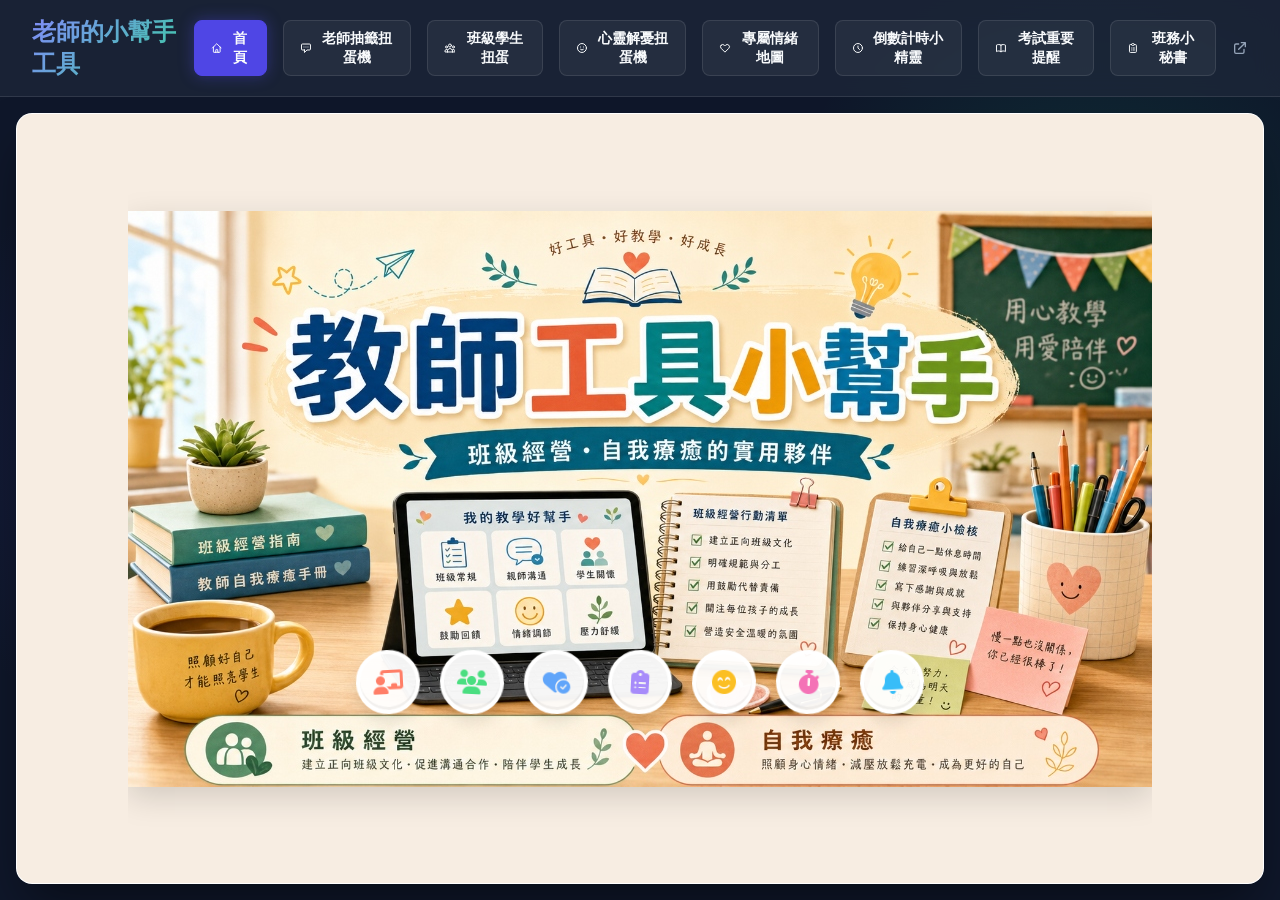
<file: index.html>
<!DOCTYPE html>
<html lang="zh-TW">
<head>
    <meta charset="UTF-8">
    <meta name="viewport" content="width=device-width, initial-scale=1.0">
    <title>小工具整合入口</title>
    <link href="https://fonts.googleapis.com/css2?family=Inter:wght@400;600&display=swap" rel="stylesheet">
    <style>
        :root {
            --primary: #4F46E5;
            --primary-hover: #4338CA;
            --bg-color: #0F172A;
            --glass-bg: rgba(30, 41, 59, 0.7);
            --glass-border: rgba(255, 255, 255, 0.1);
            --text-main: #F8FAFC;
            --text-muted: #94A3B8;
        }

        body {
            margin: 0;
            padding: 0;
            font-family: 'Inter', sans-serif;
            background: var(--bg-color);
            background-image: 
                radial-gradient(circle at 15% 50%, rgba(79, 70, 229, 0.15), transparent 25%),
                radial-gradient(circle at 85% 30%, rgba(16, 185, 129, 0.15), transparent 25%);
            color: var(--text-main);
            height: 100vh;
            display: flex;
            flex-direction: column;
            overflow: hidden;
        }

        header {
            background: var(--glass-bg);
            backdrop-filter: blur(12px);
            -webkit-backdrop-filter: blur(12px);
            border-bottom: 1px solid var(--glass-border);
            padding: 1rem 2rem;
            display: flex;
            justify-content: space-between;
            align-items: center;
            z-index: 10;
        }

        .logo {
            font-size: 1.5rem;
            font-weight: 600;
            background: linear-gradient(135deg, #818CF8, #34D399);
            -webkit-background-clip: text;
            -webkit-text-fill-color: transparent;
        }

        .controls {
            display: flex;
            gap: 1rem;
            align-items: center;
        }

        button {
            background: rgba(255, 255, 255, 0.05);
            border: 1px solid var(--glass-border);
            color: var(--text-main);
            padding: 0.5rem 1rem;
            border-radius: 0.5rem;
            font-size: 0.9rem;
            font-weight: 600;
            cursor: pointer;
            transition: all 0.2s ease;
            display: flex;
            align-items: center;
            gap: 0.5rem;
        }

        button:hover {
            background: rgba(255, 255, 255, 0.1);
            transform: translateY(-1px);
        }

        button.active {
            background: var(--primary);
            border-color: var(--primary);
            box-shadow: 0 0 15px rgba(79, 70, 229, 0.4);
        }

        .external-link {
            background: transparent;
            border: none;
            color: var(--text-muted);
            text-decoration: none;
            font-size: 0.9rem;
            display: flex;
            align-items: center;
            gap: 0.4rem;
            transition: color 0.2s;
        }

        .external-link:hover {
            color: var(--text-main);
        }

        .iframe-container {
            flex: 1;
            position: relative;
            background: #ffffff; /* Default white background for iframes */
            margin: 1rem;
            border-radius: 1rem;
            overflow: hidden;
            border: 1px solid var(--glass-border);
            box-shadow: 0 25px 50px -12px rgba(0, 0, 0, 0.5);
        }

        iframe {
            width: 100%;
            height: 100%;
            border: none;
            background: transparent;
        }

        .loader {
            position: absolute;
            top: 50%;
            left: 50%;
            transform: translate(-50%, -50%);
            display: flex;
            flex-direction: column;
            align-items: center;
            gap: 1rem;
            color: var(--text-muted);
            pointer-events: none;
        }

        .spinner {
            width: 40px;
            height: 40px;
            border: 3px solid rgba(79, 70, 229, 0.3);
            border-radius: 50%;
            border-top-color: var(--primary);
            animation: spin 1s ease-in-out infinite;
        }

        .error-message {
            display: none;
            position: absolute;
            top: 50%;
            left: 50%;
            transform: translate(-50%, -50%);
            background: var(--glass-bg);
            backdrop-filter: blur(8px);
            padding: 2rem;
            border-radius: 1rem;
            border: 1px solid rgba(239, 68, 68, 0.3);
            text-align: center;
            color: #fff;
            max-width: 400px;
        }

        .error-message h3 {
            color: #FCA5A5;
            margin-top: 0;
        }

        .error-message p {
            color: var(--text-muted);
            font-size: 0.9rem;
            margin-bottom: 1.5rem;
        }

        .error-message a {
            display: inline-block;
            background: var(--primary);
            color: white;
            text-decoration: none;
            padding: 0.6rem 1.2rem;
            border-radius: 0.5rem;
            font-weight: 600;
            transition: background 0.2s;
        }

        .error-message a:hover {
            background: var(--primary-hover);
        }

        @keyframes spin {
            to { transform: rotate(360deg); }
        }

        @media (max-width: 640px) {
            header {
                flex-direction: column;
                gap: 1rem;
            }
            .iframe-container {
                margin: 0;
                border-radius: 0;
                border-left: none;
                border-right: none;
                border-bottom: none;
            }
        }
    </style>
</head>
<body>

    <header>
        <div class="logo">老師的小幫手工具</div>
        <div class="controls">
            <button id="btn-0" onclick="loadUrl('home.html', 0)">
                <svg width="16" height="16" fill="none" stroke="currentColor" viewBox="0 0 24 24"><path stroke-linecap="round" stroke-linejoin="round" stroke-width="2" d="M3 12l2-2m0 0l7-7 7 7M5 10v10a1 1 0 001 1h3m10-11l2 2m-2-2v10a1 1 0 01-1 1h-3m-6 0a1 1 0 001-1v-4a1 1 0 011-1h2a1 1 0 011 1v4a1 1 0 001 1m-6 0h6"></path></svg>
                首頁
            </button>
            <button id="btn-1" onclick="loadUrl('gacha.html', 1)">
                <svg width="16" height="16" fill="none" stroke="currentColor" viewBox="0 0 24 24"><path stroke-linecap="round" stroke-linejoin="round" stroke-width="2" d="M8 10h.01M12 10h.01M16 10h.01M9 16H5a2 2 0 01-2-2V6a2 2 0 012-2h14a2 2 0 012 2v8a2 2 0 01-2 2h-5l-5 5v-5z"></path></svg>
                老師抽籤扭蛋機
            </button>
            <button id="btn-4" onclick="loadUrl('class-gacha.html', 4)">
                <svg width="16" height="16" fill="none" stroke="currentColor" viewBox="0 0 24 24"><path stroke-linecap="round" stroke-linejoin="round" stroke-width="2" d="M17 20h5v-2a3 3 0 00-5.356-1.857M17 20H7m10 0v-2c0-.656-.126-1.283-.356-1.857M7 20H2v-2a3 3 0 015.356-1.857M7 20v-2c0-.656.126-1.283.356-1.857m0 0a5.002 5.002 0 019.288 0M15 7a3 3 0 11-6 0 3 3 0 016 0zm6 3a2 2 0 11-4 0 2 2 0 014 0zM7 10a2 2 0 11-4 0 2 2 0 014 0z"></path></svg>
                班級學生扭蛋
            </button>
            <button id="btn-3" onclick="loadUrl('healing-gacha.html', 3)">
                <svg width="16" height="16" fill="none" stroke="currentColor" viewBox="0 0 24 24"><path stroke-linecap="round" stroke-linejoin="round" stroke-width="2" d="M14.828 14.828a4 4 0 01-5.656 0M9 10h.01M15 10h.01M21 12a9 9 0 11-18 0 9 9 0 0118 0z"></path></svg>
                心靈解憂扭蛋機
            </button>
            <button id="btn-5" onclick="loadUrl('emotion-index.html', 5)">
                <svg width="16" height="16" fill="none" stroke="currentColor" viewBox="0 0 24 24"><path stroke-linecap="round" stroke-linejoin="round" stroke-width="2" d="M4.318 6.318a4.5 4.5 0 000 6.364L12 20.364l7.682-7.682a4.5 4.5 0 00-6.364-6.364L12 7.636l-1.318-1.318a4.5 4.5 0 00-6.364 0z"></path></svg>
                專屬情緒地圖
            </button>
            <button id="btn-2" onclick="loadUrl('clock.html', 2)">
                <svg width="16" height="16" fill="none" stroke="currentColor" viewBox="0 0 24 24"><path stroke-linecap="round" stroke-linejoin="round" stroke-width="2" d="M12 8v4l3 3m6-3a9 9 0 11-18 0 9 9 0 0118 0z"></path></svg>
                倒數計時小精靈
            </button>
            <button id="btn-6" onclick="loadUrl('exam-timer.html', 6)">
                <svg width="16" height="16" fill="none" stroke="currentColor" viewBox="0 0 24 24"><path stroke-linecap="round" stroke-linejoin="round" stroke-width="2" d="M12 6.253v13m0-13C10.832 5.477 9.246 5 7.5 5S4.168 5.477 3 6.253v13C4.168 18.477 5.754 18 7.5 18s3.332.477 4.5 1.253m0-13C13.168 5.477 14.754 5 16.5 5c1.747 0 3.332.477 4.5 1.253v13C19.832 18.477 18.247 18 16.5 18c-1.746 0-3.332.477-4.5 1.253"></path></svg>
                考試重要提醒
            </button>
            <button id="btn-7" onclick="loadUrl('class-assistant.html', 7)">
                <svg width="16" height="16" fill="none" stroke="currentColor" viewBox="0 0 24 24"><path stroke-linecap="round" stroke-linejoin="round" stroke-width="2" d="M9 5H7a2 2 0 00-2 2v12a2 2 0 002 2h10a2 2 0 002-2V7a2 2 0 00-2-2h-2M9 5a2 2 0 002 2h2a2 2 0 002-2M9 5a2 2 0 012-2h2a2 2 0 012 2m-3 7h3m-3 4h3m-6-4h.01M9 16h.01"></path></svg>
                班務小秘書
            </button>
            <a id="ext-link" href="#" target="_blank" class="external-link" title="在新視窗開啟">
                <svg width="16" height="16" fill="none" stroke="currentColor" viewBox="0 0 24 24"><path stroke-linecap="round" stroke-linejoin="round" stroke-width="2" d="M10 6H6a2 2 0 00-2 2v10a2 2 0 002 2h10a2 2 0 002-2v-4M14 4h6m0 0v6m0-6L10 14"></path></svg>
            </a>
        </div>
    </header>

    <div class="iframe-container">
        <div class="loader" id="loader">
            <div class="spinner"></div>
            <span>載入中...</span>
        </div>
        
        <div class="error-message" id="error-msg">
            <h3>無法在框架中顯示</h3>
            <p>這個網站 (Gemini) 具有安全限制，不允許被嵌入至其他網頁中。<br>請點擊下方按鈕在新視窗中開啟瀏覽。</p>
            <a id="error-ext-link" href="#" target="_blank">在新視窗開啟</a>
        </div>

        <iframe id="main-frame" onload="frameLoaded()" onerror="frameError()"></iframe>
    </div>

    <script>
        const iframe = document.getElementById('main-frame');
        const loader = document.getElementById('loader');
        const extLink = document.getElementById('ext-link');
        const errorMsg = document.getElementById('error-msg');
        const errorExtLink = document.getElementById('error-ext-link');

        // Initial load
        window.onload = () => {
            document.getElementById('btn-0').click(); // Load the home cover by default
        };

        function loadUrl(url, btnIndex) {
            // Update active button state
            document.querySelectorAll('.controls button').forEach(btn => btn.classList.remove('active'));
            if(btnIndex !== null) {
                const activeBtn = document.getElementById('btn-' + btnIndex);
                if(activeBtn) activeBtn.classList.add('active');
            }

            // Set links
            extLink.href = url;
            errorExtLink.href = url;

            // Reset UI
            loader.style.display = 'flex';
            errorMsg.style.display = 'none';
            iframe.style.opacity = '0';

            // Cache buster for development updates
            const cacheBustedUrl = url + (url.includes('?') ? '&' : '?') + 't=' + new Date().getTime();
            iframe.src = cacheBustedUrl;
        }

        function frameLoaded() {
            if(iframe.src && iframe.src !== 'about:blank' && iframe.src !== window.location.href) {
                loader.style.display = 'none';
                iframe.style.opacity = '1';
                errorMsg.style.display = 'none';
            }
        }

        function frameError() {
            loader.style.display = 'none';
            errorMsg.style.display = 'block';
        }
    </script>
</body>
</html>
</file>
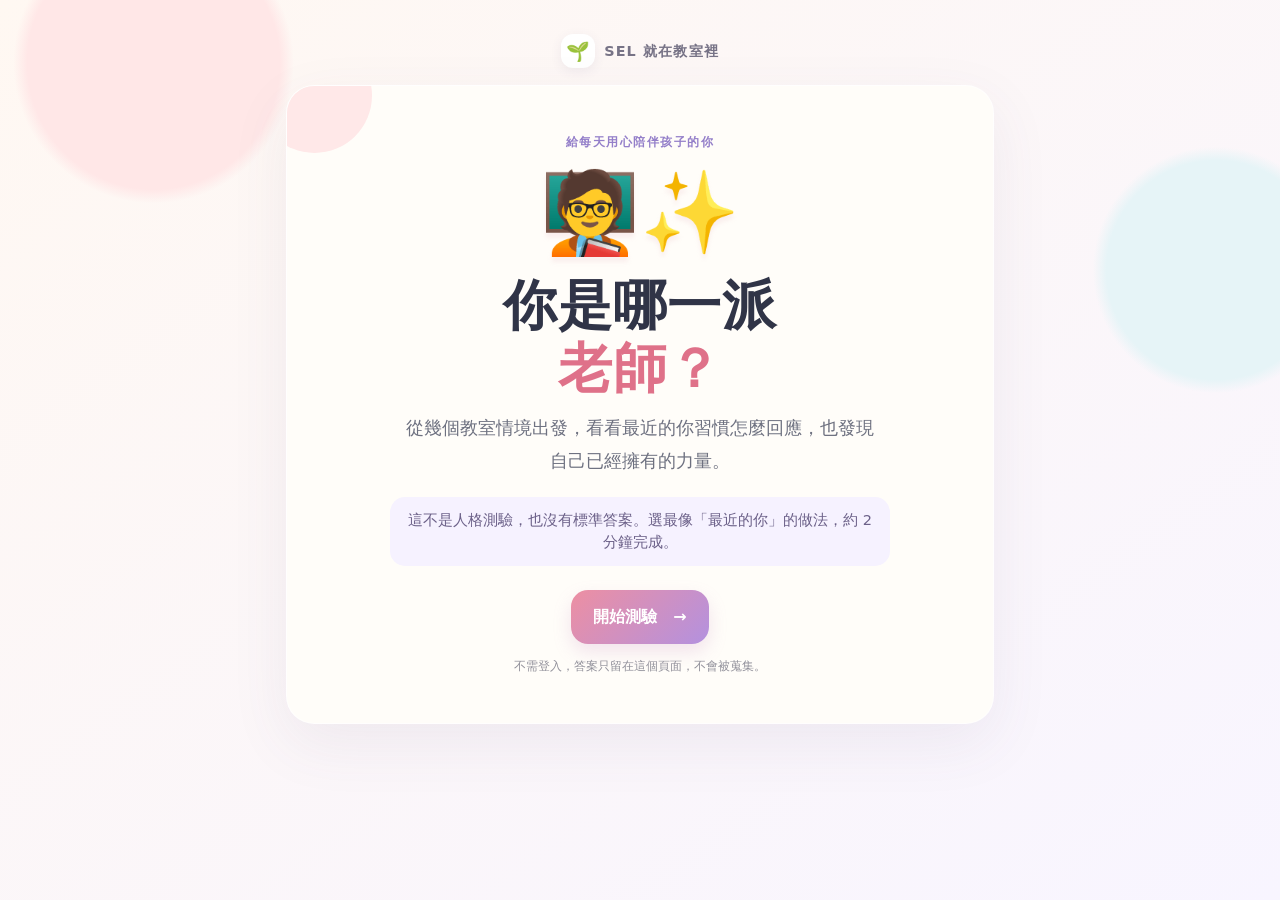
<file: sel-teacher-quiz/index.html>
<!doctype html>
<html lang="zh-Hant">
<head>
  <meta charset="utf-8">
  <meta name="viewport" content="width=device-width, initial-scale=1, viewport-fit=cover">
  <meta name="theme-color" content="#fff8f2">
  <meta name="description" content="用幾個教室情境，看看最近的你是哪一派老師。">
  <title>你是哪一派老師？｜SEL 小測驗</title>
  <style>
    :root{color-scheme:light;--ink:#303447;--muted:#6e7180;--pink:#f29aa8;--purple:#9b8bd6;--blue:#79b9d5;--yellow:#f3c76c;--paper:#fffdf9;--line:#ece8e2}
    *{box-sizing:border-box} body{margin:0;min-height:100vh;background:radial-gradient(circle at 12% 7%,#ffe7e7 0 9%,transparent 10%),radial-gradient(circle at 95% 30%,#e6f4f7 0 8%,transparent 9%),linear-gradient(145deg,#fff8f2,#f8f5ff);color:var(--ink);font-family:system-ui,-apple-system,"Segoe UI","Noto Sans TC",sans-serif}
    button{font:inherit} .shell{width:min(100%,740px);margin:auto;padding:clamp(16px,4vw,34px) 16px 40px}.brand{display:flex;align-items:center;justify-content:center;gap:9px;margin:0 auto 17px;color:#777386;font-size:.9rem;font-weight:750;letter-spacing:.08em}.brand-mark{display:grid;place-items:center;width:34px;height:34px;border-radius:12px;background:#fff;box-shadow:0 3px 12px #55467a15;font-size:19px}
    .card{background:var(--paper);border:1px solid #ffffffc9;border-radius:28px;box-shadow:0 20px 60px #55507114;padding:clamp(22px,6vw,48px);overflow:hidden;position:relative}.card:before{content:"";position:absolute;left:-30px;top:-48px;width:115px;height:115px;border-radius:50%;background:#ffe8e8;z-index:0}.card>*{position:relative}.eyebrow{color:#947fc9;font-weight:800;font-size:.78rem;letter-spacing:.12em;text-transform:uppercase}.hero{text-align:center}.hero h1{font-size:clamp(2rem,8vw,3.35rem);line-height:1.18;margin:14px 0 12px;letter-spacing:.015em}.hero h1 em{font-style:normal;color:#df7189}.subtitle{font-size:clamp(1rem,3.7vw,1.15rem);color:var(--muted);line-height:1.75;max-width:470px;margin:0 auto}.mascot{font-size:clamp(3rem,13vw,5rem);margin:15px 0 7px;filter:drop-shadow(0 5px 2px #e6bbc133)}
    .note{margin:20px auto 24px;padding:12px 15px;border-radius:15px;background:#f6f2ff;color:#6c6189;font-size:.91rem;line-height:1.55;max-width:500px}.primary,.secondary{min-height:54px;border:0;border-radius:17px;padding:13px 22px;font-weight:800;cursor:pointer;transition:transform .15s,box-shadow .15s}.primary{background:linear-gradient(135deg,#ed8fa2,#b391df);color:white;box-shadow:0 8px 18px #c388bd38}.primary:hover,.secondary:hover,.answer:hover{transform:translateY(-2px)}.primary:focus-visible,.secondary:focus-visible,.answer:focus-visible{outline:3px solid #5d91d5;outline-offset:3px}.start-actions{display:flex;justify-content:center}.privacy{font-size:.78rem;color:#92919b;margin:14px 0 0}
    .quiz-head{display:flex;align-items:center;justify-content:space-between;gap:12px;margin-bottom:22px}.step-label{font-size:.9rem;color:var(--muted);font-weight:700;white-space:nowrap}.progress{height:9px;background:#f0edf2;border-radius:9px;overflow:hidden;flex:1}.progress-fill{height:100%;width:0;background:linear-gradient(90deg,#f29aa8,#a291d8);border-radius:inherit;transition:width .3s}.question{font-size:clamp(1.35rem,5vw,1.8rem);line-height:1.45;margin:0 0 8px}.scenario{color:var(--muted);line-height:1.65;margin:0 0 22px}.answers{display:grid;gap:12px}.answer{width:100%;text-align:left;display:flex;align-items:flex-start;gap:13px;padding:15px 16px;min-height:68px;border:1.5px solid var(--line);border-radius:18px;background:#fff;color:var(--ink);line-height:1.5;cursor:pointer;transition:transform .15s,border-color .15s,background .15s}.answer:hover{border-color:#d9c8ee;background:#fffaff}.letter{flex:none;display:grid;place-items:center;width:30px;height:30px;border-radius:10px;background:#f7edf5;color:#a26d9c;font-weight:850}.answer-text{padding-top:3px}.question-dots{display:flex;justify-content:center;gap:7px;margin-top:21px}.dot{width:7px;height:7px;border-radius:50%;background:#e6e1eb}.dot.active{width:20px;border-radius:8px;background:#aa92d5}
    .result{text-align:center}.result-icon{font-size:4rem;line-height:1.1;margin:8px 0}.result h2{font-size:clamp(1.8rem,7vw,2.7rem);margin:7px 0 10px}.result-quote{color:#8e76c0;font-weight:750;font-size:1.1rem;margin:0 0 15px}.result-copy{max-width:520px;margin:0 auto;color:var(--muted);line-height:1.8;text-align:left}.strength{margin:18px auto 0;padding:14px 16px;border-radius:16px;background:#fff5e7;color:#725e38;text-align:left;line-height:1.7;max-width:520px}.result-footer{margin-top:23px;display:flex;flex-wrap:wrap;justify-content:center;gap:10px}.secondary{background:#f3effa;color:#6c5b8c}.footnote{font-size:.78rem;color:#93919a;margin-top:18px}.hidden{display:none!important}
    @media(max-width:430px){.shell{padding:12px 12px 26px}.brand{margin-bottom:12px}.card{border-radius:23px}.quiz-head{gap:9px;margin-bottom:17px}.step-label{font-size:.82rem}.answer{padding:13px;min-height:64px}.note{font-size:.87rem}.primary,.secondary{min-height:52px}}
    @media(prefers-reduced-motion:reduce){*,*::before,*::after{scroll-behavior:auto!important;transition:none!important}}
  </style>
</head>
<body>
  <main class="shell">
    <div class="brand"><span class="brand-mark">🌱</span>SEL 就在教室裡</div>
    <section class="card hero" id="intro" aria-labelledby="title">
      <div class="eyebrow">給每天用心陪伴孩子的你</div>
      <div class="mascot" aria-hidden="true">🧑‍🏫✨</div>
      <h1 id="title">你是哪一派<br><em>老師？</em></h1>
      <p class="subtitle">從幾個教室情境出發，看看最近的你習慣怎麼回應，也發現自己已經擁有的力量。</p>
      <div class="note">這不是人格測驗，也沒有標準答案。選最像「最近的你」的做法，約 2 分鐘完成。</div>
      <div class="start-actions"><button class="primary" id="start">開始測驗　→</button></div>
      <p class="privacy">不需登入，答案只留在這個頁面，不會被蒐集。</p>
    </section>

    <section class="card hidden" id="quiz" aria-live="polite" aria-labelledby="question-title">
      <div class="quiz-head"><span class="step-label" id="step-label">第 1 題／8</span><div class="progress" role="progressbar" aria-label="作答進度" aria-valuemin="0" aria-valuemax="8" aria-valuenow="0"><div class="progress-fill" id="progress-fill"></div></div></div>
      <h2 class="question" id="question-title"></h2><p class="scenario" id="scenario"></p>
      <div class="answers" id="answers"></div><div class="question-dots" id="dots" aria-hidden="true"></div>
    </section>

    <section class="card result hidden" id="result" aria-live="polite" aria-labelledby="result-title">
      <div class="eyebrow">最近的你，最常展現的是</div><div class="result-icon" id="result-icon" aria-hidden="true"></div>
      <h2 id="result-title"></h2><p class="result-quote" id="result-quote"></p>
      <div class="result-copy" id="result-copy"></div><div class="strength" id="result-strength"></div>
      <div class="result-footer"><button class="primary" id="restart">再測一次</button><button class="secondary" id="download-result">下載結果圖片</button></div>
      <p class="footnote">每一種風格都有自己的力量；需要時，你也可以切換另一種方式。</p>
    </section>
  </main>
<script>
  const styles={
    fire:{name:"熱血派",icon:"🔥",quote:"看到新點子，就想試試看！",copy:"你容易被新活動與孩子的好奇心點燃，願意先跨出一步，讓教室多一些新鮮的體驗。",strength:"你的力量：把熱情變成孩子看得見的學習動力。也記得留一點時間，看看活動後孩子真正學到了什麼。"},
    plan:{name:"規劃派",icon:"🗂️",quote:"先把流程想清楚，心裡比較踏實。",copy:"你習慣先整理目標、步驟與可能狀況，讓教學更有方向，也讓學生知道接下來要做什麼。",strength:"你的力量：讓複雜的事情變得有條理。遇到突發變化時，也可以允許自己先調整一小步。"},
    care:{name:"操心派",icon:"💗",quote:"孩子的事情，我總會多想一點。",copy:"你很留意學生的情緒與需要，常能先看見孩子沒有說出口的困難，也願意多陪一會兒。",strength:"你的力量：用關心讓孩子感到被接住。別忘了也照顧自己的感受，必要時和夥伴一起分擔。"},
    flex:{name:"彈性派",icon:"🪁",quote:"碰到變化，就邊走邊調整。",copy:"你能觀察現場、回應變化，不會只被原本的計畫綁住，願意依學生狀況換個方式再試一次。",strength:"你的力量：在不確定裡找到可行的下一步。停下來回顧一下，也能幫你看見這次調整帶來的改變。"}
  };
  const questions=[
    {q:"臨時多出一段課堂時間，你會先……",s:"教學現場忽然有了空檔，最近的你比較可能怎麼做？",a:[["fire","拿出一直想試的新活動，帶孩子玩中學"],["plan","快速盤點進度，安排一個剛好接得上的任務"],["care","看看孩子的狀態，聊聊他們現在需要什麼"],["flex","看現場氣氛決定，可能先休息再調整後續安排"]]},
    {q:"學生提醒你：「老師，我不太懂。」你會……",s:"你已經說明過一次，孩子仍然卡住。",a:[["fire","換一種有趣的示範，讓大家一起試試看"],["plan","重新拆解步驟，確認是哪一段還不清楚"],["care","先問問他卡在哪裡，陪他慢慢說出困難"],["flex","觀察他的反應，改用當下最合適的方式說明"]]},
    {q:"活動開始前，發現材料少了一份，你會……",s:"全班都已經就定位，時間也快到了。",a:[["fire","把現有材料改成小組共用，照樣開始"],["plan","按原先備案調整分組與材料流程"],["care","先確認少材料的學生會不會覺得不方便"],["flex","邊開始邊重新分配，視情況改動規則"]]},
    {q:"最近有一個新的教學工具，你會……",s:"同事分享了一個看起來很有趣的工具。",a:[["fire","立刻找一堂課試用，看看會發生什麼"],["plan","先研究功能和操作流程，再安排使用時機"],["care","想想孩子是否都能順利使用、需要什麼協助"],["flex","先簡單摸摸看，有適合的時機再帶進課堂"]]},
    {q:"學生上課一直和同學說話，你比較可能……",s:"提醒過兩次後，他還是忍不住和旁邊同學聊天。",a:[["fire","直接清楚提醒，先把全班注意力帶回來"],["plan","按班級原本約定處理，讓規則保持一致"],["care","想想他是不是有需要或遇到什麼狀況"],["flex","先靠近或用眼神提醒，再看情況決定下一步"]]},
    {q:"一個活動效果和預期不同，你會……",s:"學生反應比預期冷淡，原本的流程有點卡住。",a:[["fire","加一個互動挑戰，重新把氣氛帶起來"],["plan","記下卡住的環節，課後重新整理活動步驟"],["care","先留意學生的感受，問問他們怎麼想"],["flex","當下換個做法，依學生反應調整活動"]]},
    {q:"下課後，有學生看起來悶悶不樂，你會……",s:"你還有事情要忙，但注意到他的表情不太對。",a:[["fire","想個輕鬆的方式逗逗他，邀他一起做點事"],["plan","找時間和他談談，安排後續關心的步驟"],["care","先關心他怎麼了，陪他把感受說出來"],["flex","看他當下願不願意說，先用舒服的方式接近"]]},
    {q:"要設計一個新的班級活動，你通常會……",s:"還沒有固定做法，一切都可以從頭開始。",a:[["fire","先抓到有趣的點子，做了再從回饋中修正"],["plan","先定目標、流程和材料，再一步步準備"],["care","先想想每個孩子能不能參與、需要什麼支持"],["flex","先有個方向，依現場狀況保留調整空間"]]}
  ];
  let index=0, answers=[];
  const intro=document.querySelector('#intro'),quiz=document.querySelector('#quiz'),result=document.querySelector('#result');
  const fill=document.querySelector('#progress-fill'),bar=document.querySelector('.progress');
  function render(){const item=questions[index];document.querySelector('#step-label').textContent=`第 ${index+1} 題／${questions.length}`;document.querySelector('#question-title').textContent=item.q;document.querySelector('#scenario').textContent=item.s;fill.style.width=`${index/questions.length*100}%`;bar.setAttribute('aria-valuenow',String(index));document.querySelector('#answers').innerHTML=item.a.map((a,n)=>`<button class="answer" data-style="${a[0]}"><span class="letter">${String.fromCharCode(65+n)}</span><span class="answer-text">${a[1]}</span></button>`).join('');document.querySelector('#dots').innerHTML=questions.map((_,n)=>`<span class="dot ${n===index?'active':''}"></span>`).join('');document.querySelectorAll('.answer').forEach(b=>b.addEventListener('click',()=>choose(b.dataset.style)));}
  function choose(style){answers.push(style);if(index<questions.length-1){index++;render();window.scrollTo({top:0,behavior:'smooth'});}else showResult();}
  function showResult(){const totals={fire:0,plan:0,care:0,flex:0};answers.forEach(k=>totals[k]++);const top=Math.max(...Object.values(totals));const winners=Object.keys(totals).filter(k=>totals[k]===top);const winner=winners[winners.length===1?0:answers.slice().reverse().find(k=>winners.includes(k))?winners.indexOf(answers.slice().reverse().find(k=>winners.includes(k))):0];const d=styles[winner];quiz.classList.add('hidden');result.classList.remove('hidden');document.querySelector('#result-icon').textContent=d.icon;document.querySelector('#result-title').textContent=`${d.name}老師`;document.querySelector('#result-quote').textContent=`「${d.quote}」`;document.querySelector('#result-copy').textContent=d.copy;document.querySelector('#result-strength').textContent=d.strength;window.scrollTo({top:0,behavior:'smooth'});}
  document.querySelector('#start').addEventListener('click',()=>{intro.classList.add('hidden');quiz.classList.remove('hidden');render();});
  document.querySelector('#restart').addEventListener('click',()=>{index=0;answers=[];result.classList.add('hidden');intro.classList.remove('hidden');window.scrollTo({top:0,behavior:'smooth'});});
  function wrapText(ctx,text,x,y,maxWidth,lineHeight){let line='',lines=[];for(const char of text){const candidate=line+char;if(line&&ctx.measureText(candidate).width>maxWidth){lines.push(line);line=char;}else line=candidate;}if(line)lines.push(line);lines.forEach((part,i)=>ctx.fillText(part,x,y+i*lineHeight));return y+lines.length*lineHeight;}
  function downloadResultCard(){const d=styles[Object.keys(styles).find(key=>document.querySelector('#result-title').textContent.includes(styles[key].name))];if(!d)return;const canvas=document.createElement('canvas');canvas.width=1080;canvas.height=1350;const ctx=canvas.getContext('2d');if(!ctx)return;const gradient=ctx.createLinearGradient(0,0,1080,1350);gradient.addColorStop(0,'#fff8f2');gradient.addColorStop(1,'#f4efff');ctx.fillStyle=gradient;ctx.fillRect(0,0,1080,1350);ctx.fillStyle='#ffffff';ctx.beginPath();if(typeof ctx.roundRect==='function')ctx.roundRect(55,55,970,1240,48);else ctx.rect(55,55,970,1240);ctx.fill();ctx.fillStyle='#f9dfe4';ctx.beginPath();ctx.arc(110,100,95,0,Math.PI*2);ctx.fill();ctx.textAlign='center';ctx.textBaseline='top';ctx.fillStyle='#82769f';ctx.font='700 34px system-ui, sans-serif';ctx.fillText('SEL 就在教室裡',540,145);ctx.font='400 104px system-ui, sans-serif';ctx.fillText(d.icon,540,220);ctx.fillStyle='#7d7192';ctx.font='600 34px system-ui, sans-serif';ctx.fillText('最近的你，最常展現的是',540,360);ctx.fillStyle='#d9758e';ctx.font='800 76px system-ui, sans-serif';ctx.fillText(`${d.name}老師`,540,420);ctx.fillStyle='#8e76c0';ctx.font='700 36px system-ui, sans-serif';wrapText(ctx,`「${d.quote}」`,540,535,820,54);ctx.textAlign='left';ctx.fillStyle='#555666';ctx.font='400 32px system-ui, sans-serif';let y=wrapText(ctx,d.copy,125,650,830,52)+34;ctx.fillStyle='#725e38';ctx.font='600 30px system-ui, sans-serif';y=wrapText(ctx,d.strength,125,y,830,50)+60;ctx.textAlign='center';ctx.fillStyle='#898391';ctx.font='500 26px system-ui, sans-serif';ctx.fillText('每一種風格都有自己的力量；需要時，也可以切換另一種方式。',540,1165);ctx.fillStyle='#aaa4b4';ctx.font='400 22px system-ui, sans-serif';ctx.fillText('給每天用心陪伴孩子的你',540,1220);canvas.toBlob(blob=>{if(!blob){alert('目前無法產生圖片，請稍後再試。');return;}const url=URL.createObjectURL(blob);const link=document.createElement('a');link.href=url;link.download=`SEL-${d.name}結果.png`;document.body.appendChild(link);link.click();link.remove();setTimeout(()=>URL.revokeObjectURL(url),1500);},'image/png');}
  document.querySelector('#download-result').addEventListener('click',downloadResultCard);
</script>
</body>
</html>
</file>
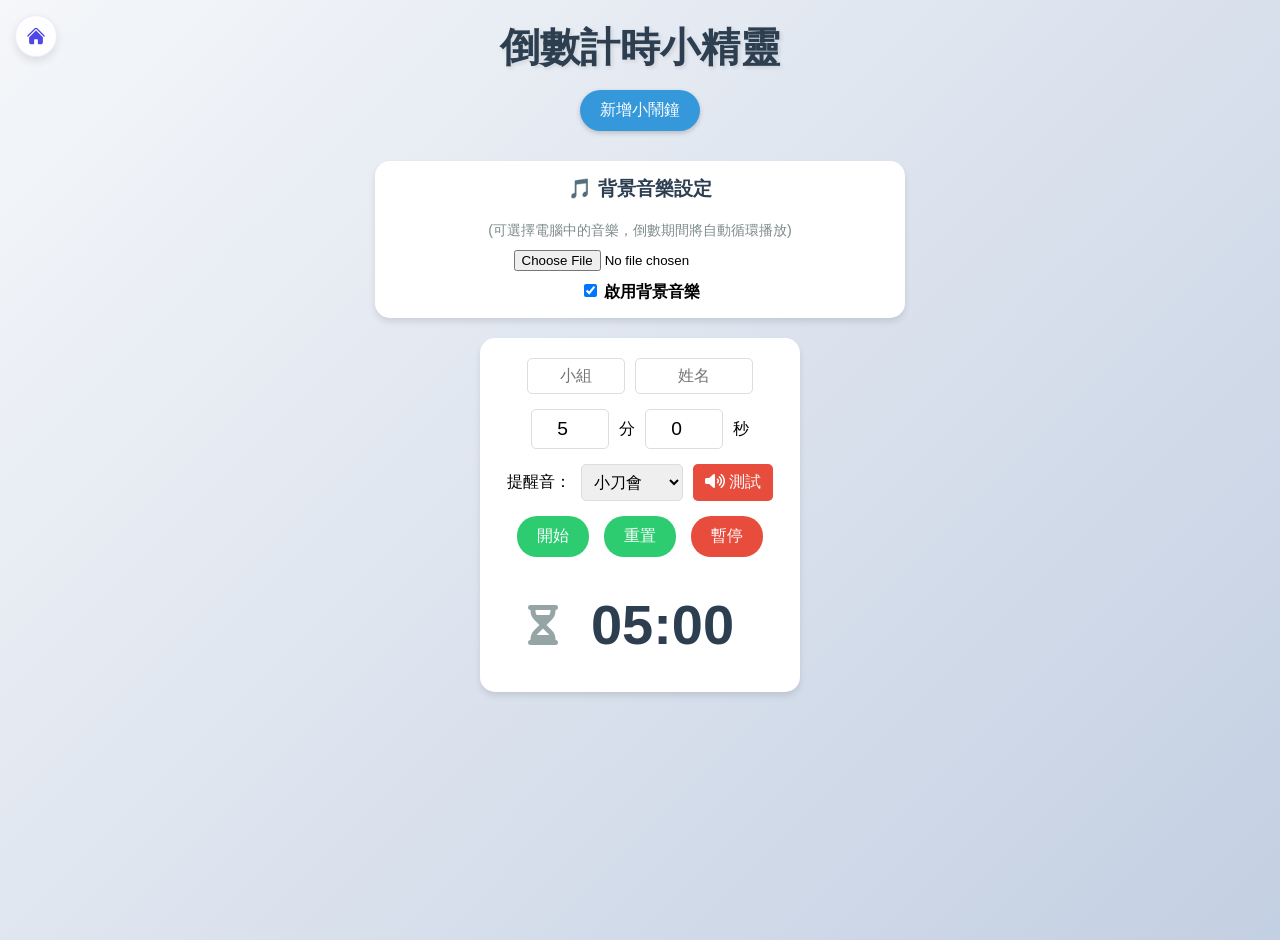
<file: clock.html>
﻿<!DOCTYPE html>
<html lang="zh-TW">
<head>
    <meta charset="UTF-8">
    <meta name="viewport" content="width=device-width, initial-scale=1.0">
    <title>倒數計時小精靈</title>
    <link href="https://cdnjs.cloudflare.com/ajax/libs/font-awesome/6.0.0/css/all.min.css" rel="stylesheet">
    <style>
        body {
            font-family: 'Microsoft JhengHei', Arial, sans-serif;
            background: linear-gradient(135deg, #f5f7fa 0%, #c3cfe2 100%);
            min-height: 100vh;
            margin: 0;
            padding: 20px;
        }

        .header {
            text-align: center;
            margin-bottom: 30px;
            color: #2c3e50;
        }

        .header h1 {
            margin: 0;
            font-size: 2.5em;
            text-shadow: 2px 2px 4px rgba(0,0,0,0.1);
        }

        .header-buttons {
            display: flex;
            justify-content: center;
            gap: 15px;
            margin-top: 15px;
        }
        
        #add-timer-button {
            background: #3498db;
            color: white;
            border: none;
            padding: 10px 20px;
            border-radius: 25px;
            font-size: 1em;
            cursor: pointer;
            transition: all 0.3s ease;
            box-shadow: 0 2px 5px rgba(0,0,0,0.2);
        }

        #add-timer-button:hover {
            transform: translateY(-2px);
            opacity: 0.9;
        }

        #message-box {
            background-color: #f44336;
            color: white;
            padding: 10px;
            border-radius: 8px;
            margin-top: 15px;
            display: none;
            text-align: center;
        }

        .timer-container {
            display: flex;
            flex-wrap: wrap;
            justify-content: center;
            gap: 20px;
            margin-top: 20px;
        }

        .timer {
            background: white;
            border-radius: 15px;
            padding: 20px;
            width: 280px;
            box-shadow: 0 4px 6px rgba(0,0,0,0.1);
            transition: transform 0.3s ease;
            position: relative;
            overflow: hidden;
            display: flex;
            flex-direction: column;
        }

        .timer:hover {
            transform: translateY(-5px);
        }

        .timer-inputs {
            display: flex;
            align-items: center;
            justify-content: center;
            gap: 10px;
            margin-bottom: 15px;
        }

        .timer input {
            width: 60px;
            padding: 8px;
            border: 1px solid #ddd;
            border-radius: 5px;
            text-align: center;
            font-size: 1.2em;
        }

        .timer-controls {
            display: flex;
            justify-content: center;
            gap: 15px;
            margin-bottom: 20px;
            flex-wrap: wrap;
        }

        .timer button {
            background: #2ecc71;
            color: white;
            border: none;
            padding: 10px 20px;
            border-radius: 20px;
            cursor: pointer;
            transition: all 0.3s ease;
            font-size: 1em;
        }

        .timer button:last-of-type {
            background: #e74c3c;
        }

        .display-container {
            display: flex;
            align-items: center;
            justify-content: center;
            gap: 15px;
            margin: 15px 0;
        }

        .hourglass {
            color: #95a5a6;
            font-size: 2.5em;
        }

        .hourglass.active {
            animation: spin 2s linear infinite;
            color: #3498db;
        }

        .display {
            font-size: 3.5em;
            color: #2c3e50;
            font-weight: bold;
            min-width: 180px;
            text-align: center;
        }

        .acknowledge-btn {
            background: #f39c12 !important;
            margin-top: 15px;
            width: 100%;
            padding: 12px !important;
            font-size: 1.2em !important;
            display: none;
        }

        .retry-countdown {
            font-size: 1em;
            color: #e74c3c;
            text-align: center;
            margin-top: 10px;
            display: none;
        }

        .sound-selector-row {
            display: flex;
            align-items: center;
            justify-content: center;
            gap: 10px;
            margin-bottom: 15px;
        }

        .sound-selector-row select {
            padding: 8px;
            border: 1px solid #ddd;
            border-radius: 5px;
            font-size: 1em;
        }
        
        .sound-selector-row button {
            background: #34495e;
            color: white;
            border: none;
            padding: 8px 12px;
            border-radius: 5px;
            cursor: pointer;
            transition: background-color 0.3s;
        }
        
        .sound-selector-row button:hover {
            background: #2c3e50;
        }


        @keyframes spin {
            0% { transform: rotate(0deg); }
            100% { transform: rotate(360deg); }
        }

        @keyframes flash {
            0%, 50%, 100% { opacity: 1; }
            25%, 75% { opacity: 0.5; }
        }

        .timer.time-up {
            animation: flash 1s ease-in-out infinite;
        }

        @media (max-width: 768px) {
            .timer {
                width: calc(100% - 40px);
                max-width: 320px;
            }

            .display {
                font-size: 3em;
            }
        }
    </style>
</head>
<body>
    <div class="header">
        <h1>倒數計時小精靈</h1>
        <div class="header-buttons">
            <button onclick="addTimer()" id="add-timer-button">新增小鬧鐘</button>
        </div>
        <div id="message-box"></div>
    </div>
    
    <!-- 全局背景音樂設定 -->
    <div class="bgm-container" style="background: white; border-radius: 15px; padding: 15px; text-align: center; margin: 0 auto 20px auto; max-width: 500px; box-shadow: 0 4px 6px rgba(0,0,0,0.1);">
        <h3 style="margin-top: 0; color: #2c3e50; font-size: 1.2em;">🎵 背景音樂設定</h3>
        <p style="font-size: 0.9em; color: #7f8c8d; margin-bottom: 10px;">(可選擇電腦中的音樂，倒數期間將自動循環播放)</p>
        <input type="file" id="global-bgm-file" accept="audio/*" style="margin-bottom: 10px;">
        <div>
            <label style="cursor: pointer; font-weight: bold;"><input type="checkbox" id="global-bgm-enable" checked> 啟用背景音樂</label>
        </div>
        <audio id="global-bgm-audio" loop></audio>
    </div>
    <div class="timer-container" id="timer-container"></div>
    <div class="timer-container" id="extra-timer-container"></div>

    <script>
        let timerCount = 0;
        const timers = {};
        const audioPlayers = {};

        // BGM variables and logic
        let globalBgmAudio = null;
        let globalBgmEnable = null;

        document.addEventListener('DOMContentLoaded', () => {
            globalBgmAudio = document.getElementById('global-bgm-audio');
            globalBgmEnable = document.getElementById('global-bgm-enable');
            const globalBgmFile = document.getElementById('global-bgm-file');

            globalBgmFile.addEventListener('change', function() {
                const file = this.files[0];
                if (file) {
                    const url = URL.createObjectURL(file);
                    globalBgmAudio.src = url;
                }
            });

            globalBgmEnable.addEventListener('change', updateGlobalBGM);
        });

        function updateGlobalBGM() {
            if (!globalBgmAudio || !globalBgmEnable) return;
            
            if (!globalBgmEnable.checked) {
                globalBgmAudio.pause();
                return;
            }
            
            // Check if any timer is running
            let anyRunning = false;
            for (let id in timers) {
                if (timers[id].interval !== null && !timers[id].isPaused) {
                    anyRunning = true;
                    break;
                }
            }

            if (anyRunning && globalBgmAudio.src) {
                globalBgmAudio.play().catch(e => console.log("BGM play failed:", e));
            } else {
                globalBgmAudio.pause();
            }
        }

        const alarmSounds = [
            { name: "小刀會", url: "https://filedn.eu/ldt9Roov20oh8G5emLf3VCj/sounds/Chinese_traditional_music.mp3" },
            { name: "馬力歐", url: "https://filedn.eu/ldt9Roov20oh8G5emLf3VCj/sounds/MarioGameOver.mp3" },
            { name: "庫巴", url: "https://filedn.eu/ldt9Roov20oh8G5emLf3VCj/sounds/Koopa.mp3" },
            { name: "天線寶寶", url: "https://filedn.eu/ldt9Roov20oh8G5emLf3VCj/sounds/teletubbies.mp3" },
            { name: "TBVS", url: "https://filedn.eu/ldt9Roov20oh8G5emLf3VCj/sounds/TVBS.mp3" },
            { name: "bibo", url: "https://filedn.eu/ldt9Roov20oh8G5emLf3VCj/sounds/bibo.mp3" },
            { name: "換幕", url: "https://filedn.eu/ldt9Roov20oh8G5emLf3VCj/sounds/doraemon_begin.mp3" },
            { name: "道具", url: "https://filedn.eu/ldt9Roov20oh8G5emLf3VCj/sounds/doraemon_take.mp3" },
            { name: "維士比", url: "https://filedn.eu/ldt9Roov20oh8G5emLf3VCj/sounds/WHISBIH.mp3" },
            { name: "每日一字", url: "https://filedn.eu/ldt9Roov20oh8G5emLf3VCj/sounds/word.mp3" },
            { name: "歌仔戲", url: "https://filedn.eu/ldt9Roov20oh8G5emLf3VCj/sounds/Gezi_Opera.mp3" }
        ];

        function showMessage(message, type = 'error') {
            const msgBox = document.getElementById('message-box');
            msgBox.textContent = message;
            msgBox.style.display = 'block';
            setTimeout(() => {
                msgBox.style.display = 'none';
            }, 3000);
        }

        function addTimer() {
            if (timerCount >= 6) {
                showMessage('最多只能同時設置6個計時器！');
                return;
            }

            timerCount++;
            const timerId = `timer-${timerCount}`;
            const timerDiv = document.createElement('div');
            timerDiv.className = 'timer';
            timerDiv.id = timerId;
            
            timers[timerId] = {
                interval: null,
                remainingTime: 0,
                isPaused: false,
                retryTimeout: null,
                retryCountdownInterval: null
            };

            const soundOptions = alarmSounds.map((sound, index) =>
                `<option value="${sound.url}" ${index === 0 ? 'selected' : ''}>${sound.name}</option>`
            ).join('');

            timerDiv.innerHTML = `
                <div class="timer-info-inputs" style="display:flex; justify-content:center; gap:10px; margin-bottom:15px;">
                    <input type="text" id="group-${timerId}" placeholder="小組" style="width: 80px; padding: 8px; text-align: center; border: 1px solid #ddd; border-radius: 5px; font-size: 1em;">
                    <input type="text" id="name-${timerId}" placeholder="姓名" style="width: 100px; padding: 8px; text-align: center; border: 1px solid #ddd; border-radius: 5px; font-size: 1em;">
                </div>
                <div class="timer-inputs">
                    <input type="number" id="minutes-${timerId}" value="5" min="0"> <label>分</label>
                    <input type="number" id="seconds-${timerId}" value="0" min="0" max="59"> <label>秒</label>
                </div>
                <div class="sound-selector-row">
                    <label>提醒音：</label>
                    <select id="sound-select-${timerId}" onchange="changeSoundSource('${timerId}')">
                        ${soundOptions}
                    </select>
                    <button onclick="testSound('${timerId}')"><i class="fas fa-volume-up"></i> 測試</button>
                </div>
                <div class="timer-controls">
                    <button onclick="startTimer('${timerId}')">開始</button>
                    <button onclick="resetTimer('${timerId}')">重置</button>
                    <button onclick="togglePauseTimer('${timerId}')" id="pause-btn-${timerId}">暫停</button>
                </div>
                <div class="display-container">
                    <i class="fas fa-hourglass hourglass" id="hourglass-${timerId}"></i>
                    <div id="display-${timerId}" class="display">05:00</div>
                </div>
                <button onclick="acknowledgeTimer('${timerId}')" id="acknowledge-${timerId}" class="acknowledge-btn">朕知道了</button>
                <div id="retry-countdown-${timerId}" class="retry-countdown"></div>
                <audio id="alarm-sound-${timerId}" src="${alarmSounds[0].url}" preload="auto"></audio>
            `;

            if (timerCount <= 3) {
                document.getElementById('timer-container').appendChild(timerDiv);
            } else {
                document.getElementById('extra-timer-container').appendChild(timerDiv);
            }
            
            audioPlayers[timerId] = document.getElementById(`alarm-sound-${timerId}`);
        }
        
        function changeSoundSource(timerId) {
            const select = document.getElementById(`sound-select-${timerId}`);
            const audio = document.getElementById(`alarm-sound-${timerId}`);
            audio.src = select.value;
            audio.load();
        }

        function testSound(timerId) {
            const audio = document.getElementById(`alarm-sound-${timerId}`);
            audio.currentTime = 0;
            audio.play().catch(e => console.log("播放失敗:", e));
        }

        function stopSound(timerId) {
            const audio = document.getElementById(`alarm-sound-${timerId}`);
            if (audio) {
                audio.pause();
                audio.currentTime = 0;
            }
        }
        
        function stopAllSounds() {
            for (const timerId in audioPlayers) {
                stopSound(timerId);
            }
        }

        function startTimer(timerId) {
            stopAllSounds();
            
            if (timers[timerId].interval) {
                clearInterval(timers[timerId].interval);
            }
            if (timers[timerId].retryTimeout) {
                clearTimeout(timers[timerId].retryTimeout);
                clearInterval(timers[timerId].retryCountdownInterval);
            }
            
            const timeToStart = parseInt(document.getElementById(`minutes-${timerId}`).value) * 60 + 
                               parseInt(document.getElementById(`seconds-${timerId}`).value);

            if (timeToStart <= 0) {
                 return;
            }

            const display = document.getElementById(`display-${timerId}`);
            const hourglass = document.getElementById(`hourglass-${timerId}`);
            const timerElement = document.getElementById(timerId);
            const acknowledgeBtn = document.getElementById(`acknowledge-${timerId}`);
            const retryCountdown = document.getElementById(`retry-countdown-${timerId}`);
            
            timers[timerId].remainingTime = timeToStart;
            timers[timerId].isPaused = false;
            
            timerElement.classList.remove('time-up');
            display.style.color = '#2c3e50';
            hourglass.classList.add('active');
            acknowledgeBtn.style.display = 'none';
            retryCountdown.style.display = 'none';
            document.getElementById(`pause-btn-${timerId}`).textContent = "暫停";


            function updateDisplay() {
                const minutes = Math.floor(timers[timerId].remainingTime / 60);
                const seconds = timers[timerId].remainingTime % 60;
                display.textContent = `${minutes.toString().padStart(2, '0')}:${seconds.toString().padStart(2, '0')}`;
            }

            updateDisplay();

            timers[timerId].interval = setInterval(function() {
                timers[timerId].remainingTime--;
                if (timers[timerId].remainingTime < 0) {
                    clearInterval(timers[timerId].interval);
                    timeUp(timerId);
                } else {
                    updateDisplay();
                }
            }, 1000);
            
            updateGlobalBGM();
        }

        function togglePauseTimer(timerId) {
            if (timers[timerId].interval) {
                clearInterval(timers[timerId].interval);
                timers[timerId].interval = null;
                timers[timerId].isPaused = true;
                document.getElementById(`pause-btn-${timerId}`).textContent = "繼續";
                document.getElementById(`hourglass-${timerId}`).classList.remove('active');
                stopSound(timerId);
                updateGlobalBGM();
            } else {
                if (timers[timerId].isPaused) {
                    const display = document.getElementById(`display-${timerId}`);
                    const hourglass = document.getElementById(`hourglass-${timerId}`);
                    
                    timers[timerId].isPaused = false;
                    document.getElementById(`pause-btn-${timerId}`).textContent = "暫停";
                    hourglass.classList.add('active');

                    function updateDisplay() {
                        const minutes = Math.floor(timers[timerId].remainingTime / 60);
                        const seconds = timers[timerId].remainingTime % 60;
                        display.textContent = `${minutes.toString().padStart(2, '0')}:${seconds.toString().padStart(2, '0')}`;
                    }

                    updateDisplay();
                    
                    timers[timerId].interval = setInterval(function() {
                        timers[timerId].remainingTime--;
                        if (timers[timerId].remainingTime < 0) {
                            clearInterval(timers[timerId].interval);
                            timeUp(timerId);
                        } else {
                            updateDisplay();
                        }
                    }, 1000);

                    updateGlobalBGM();
                } else {
                    showMessage('請先點擊「開始」來啟動計時器！');
                }
            }
        }

        function timeUp(timerId) {
            const display = document.getElementById(`display-${timerId}`);
            const hourglass = document.getElementById(`hourglass-${timerId}`);
            const timerElement = document.getElementById(timerId);
            const acknowledgeBtn = document.getElementById(`acknowledge-${timerId}`);
            const retryCountdown = document.getElementById(`retry-countdown-${timerId}`);
            const audio = document.getElementById(`alarm-sound-${timerId}`);

            hourglass.classList.remove('active');
            display.style.color = '#e74c3c';
            display.textContent = '時間到！';
            timerElement.classList.add('time-up');
            acknowledgeBtn.style.display = 'block';

            if (audio) {
                audio.currentTime = 0;
                audio.play().catch(e => console.log("播放失敗:", e));
            }

            let countdown = 30;
            retryCountdown.style.display = 'block';
            retryCountdown.textContent = `${countdown} 秒後重新提醒`;

            timers[timerId].retryTimeout = setTimeout(() => {
                if (audio) {
                    audio.currentTime = 0;
                    audio.play().catch(e => console.log("播放失敗:", e));
                }
                countdown = 30;
            }, 30000);
            
            timers[timerId].retryCountdownInterval = setInterval(() => {
                countdown--;
                retryCountdown.textContent = `${countdown} 秒後重新提醒`;
                if (countdown <= 0) {
                    countdown = 30;
                }
            }, 1000);
            
            updateGlobalBGM();
        }

        function acknowledgeTimer(timerId) {
            const timerElement = document.getElementById(timerId);
            const acknowledgeBtn = document.getElementById(`acknowledge-${timerId}`);
            const retryCountdown = document.getElementById(`retry-countdown-${timerId}`);

            stopSound(timerId);
            
            timerElement.classList.remove('time-up');
            acknowledgeBtn.style.display = 'none';
            retryCountdown.style.display = 'none';
            
            if (timers[timerId].retryTimeout) {
                clearTimeout(timers[timerId].retryTimeout);
                timers[timerId].retryTimeout = null;
            }
            if (timers[timerId].retryCountdownInterval) {
                clearInterval(timers[timerId].retryCountdownInterval);
                timers[timerId].retryCountdownInterval = null;
            }
            
            updateGlobalBGM();
        }

        function resetTimer(timerId) {
            stopSound(timerId);
            
            if (timers[timerId].interval) {
                clearInterval(timers[timerId].interval);
                timers[timerId].interval = null;
            }
            if (timers[timerId].retryTimeout) {
                clearTimeout(timers[timerId].retryTimeout);
                timers[timerId].retryTimeout = null;
            }
            if (timers[timerId].retryCountdownInterval) {
                clearInterval(timers[timerId].retryCountdownInterval);
                timers[timerId].retryCountdownInterval = null;
            }
            
            timers[timerId].isPaused = false;
            
            const minutesInput = document.getElementById(`minutes-${timerId}`);
            const secondsInput = document.getElementById(`seconds-${timerId}`);
            const display = document.getElementById(`display-${timerId}`);
            const hourglass = document.getElementById(`hourglass-${timerId}`);
            const timerElement = document.getElementById(timerId);
            const acknowledgeBtn = document.getElementById(`acknowledge-${timerId}`);
            const retryCountdown = document.getElementById(`retry-countdown-${timerId}`);
            
            minutesInput.value = 5;
            secondsInput.value = 0;
            display.textContent = '05:00';
            display.style.color = '#2c3e50';
            hourglass.classList.remove('active');
            timerElement.classList.remove('time-up');
            acknowledgeBtn.style.display = 'none';
            retryCountdown.style.display = 'none';
            document.getElementById(`pause-btn-${timerId}`).textContent = "暫停";
            
            updateGlobalBGM();
        }

        window.onload = function() {
            addTimer();
        }
    </script>
    <!-- Back to Home Hover Button -->
    <script>
        document.addEventListener("DOMContentLoaded", function() {
            if (window.self === window.top) {
                const backBtn = document.createElement("a");
                backBtn.href = "index.html";
                backBtn.className = "back-to-home-btn";
                backBtn.innerHTML = '<svg xmlns="http://www.w3.org/2000/svg" viewBox="0 0 24 24" fill="currentColor" style="width:20px;height:20px;min-width:20px;margin:0 11px;"><path d="M11.47 3.84a.75.75 0 011.06 0l8.69 8.69a.75.75 0 101.06-1.06l-8.689-8.69a2.25 2.25 0 00-3.182 0l-8.69 8.69a.75.75 0 001.061 1.06l8.69-8.69z" /><path d="M12 5.432l8.159 8.159c.03.03.06.058.091.086v6.198c0 1.035-.84 1.875-1.875 1.875H15a.75.75 0 01-.75-.75v-4.5a.75.75 0 00-.75-.75h-3a.75.75 0 00-.75.75V21a.75.75 0 01-.75.75H5.625a1.875 1.875 0 01-1.875-1.875v-6.198a2.29 2.29 0 00.091-.086L12 5.432z" /></svg> <span>\u8fd4\u56de\u9996\u9801</span>';
                
                const style = document.createElement("style");
                style.innerHTML = `
                    .back-to-home-btn {
                        position: fixed;
                        top: 15px;
                        left: 15px;
                        background: rgba(255, 255, 255, 0.85);
                        backdrop-filter: blur(8px);
                        -webkit-backdrop-filter: blur(8px);
                        color: #4F46E5;
                        width: 42px;
                        height: 42px;
                        border-radius: 21px;
                        font-size: 0.85rem;
                        font-weight: 700;
                        text-decoration: none;
                        display: flex;
                        align-items: center;
                        box-shadow: 0 4px 10px rgba(0,0,0,0.1), inset 0 0 0 1px rgba(79, 70, 229, 0.1);
                        z-index: 999999;
                        transition: all 0.3s cubic-bezier(0.175, 0.885, 0.32, 1.275);
                        font-family: 'Inter', 'Nunito', sans-serif;
                        overflow: hidden;
                        box-sizing: border-box;
                        white-space: nowrap;
                    }
                    .back-to-home-btn span {
                        opacity: 0;
                        transform: translateX(-10px);
                        transition: all 0.3s ease;
                    }
                    .back-to-home-btn:hover {
                        width: 110px;
                        background: #4F46E5;
                        color: white;
                        box-shadow: 0 6px 15px rgba(79, 70, 229, 0.3);
                    }
                    .back-to-home-btn:hover span {
                        opacity: 1;
                        transform: translateX(0);
                        padding-right: 15px;
                    }
                `;
                document.head.appendChild(style);
                document.body.appendChild(backBtn);
            }
        });
    </script>
</body>
</html>
</file>
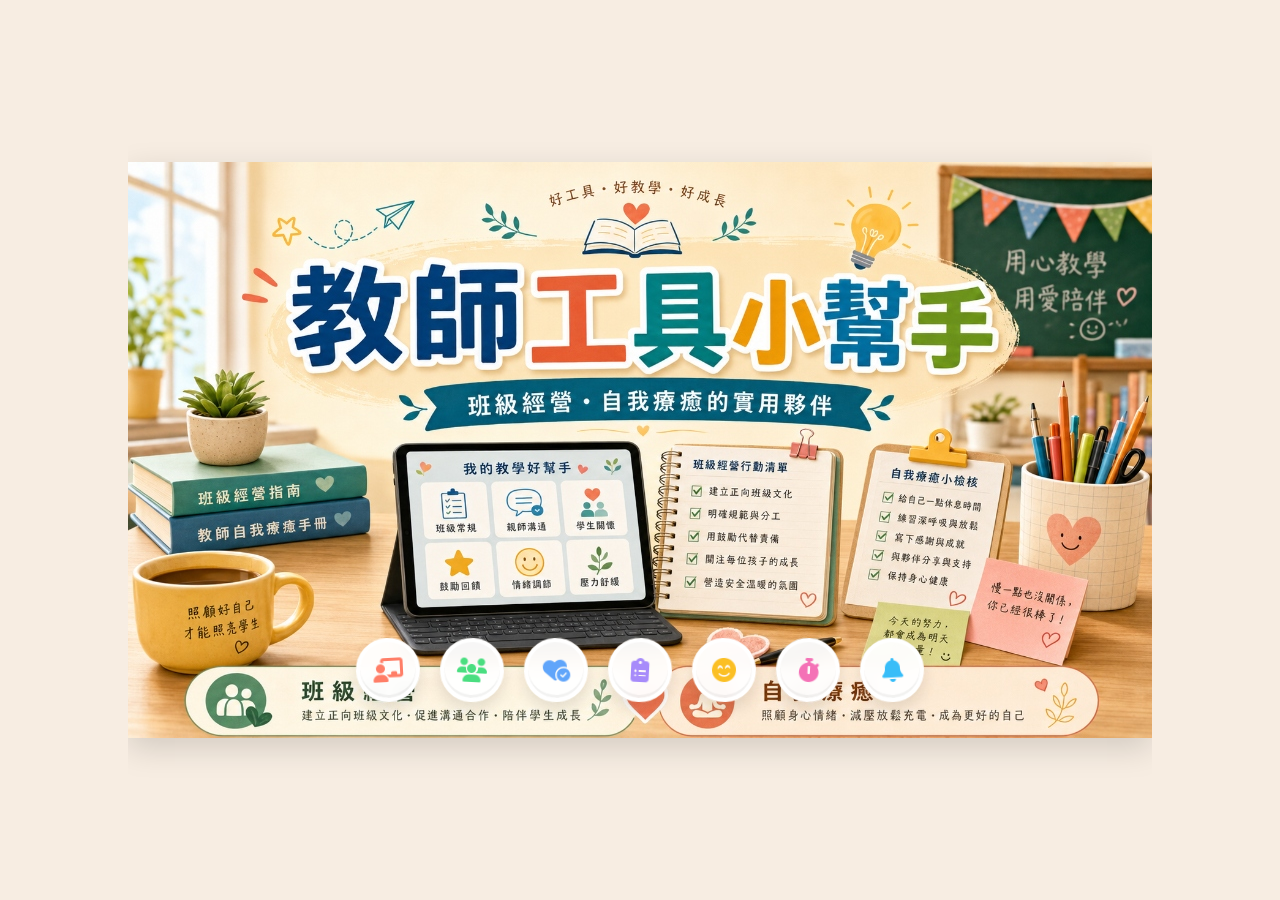
<file: home.html>
<!DOCTYPE html>
<html lang="zh-TW">
<head>
    <meta charset="UTF-8">
    <meta name="viewport" content="width=device-width, initial-scale=1.0">
    <title>教師工具小幫手 - 首頁</title>
    <!-- FontAwesome for cute icons -->
    <link rel="stylesheet" href="https://cdnjs.cloudflare.com/ajax/libs/font-awesome/6.4.0/css/all.min.css">
    <!-- Google Fonts for cute rounded text -->
    <link href="https://fonts.googleapis.com/css2?family=Nunito:wght@700;800;900&display=swap" rel="stylesheet">
    <style>
        body, html {
            margin: 0;
            padding: 0;
            height: 100%;
            background-color: #f7ede2;
            display: flex;
            justify-content: center;
            align-items: center;
            overflow: hidden;
            font-family: 'Nunito', sans-serif;
        }

        .image-container {
            position: relative;
            width: 100%;
            height: 100%;
            display: flex;
            justify-content: center;
            align-items: center;
        }

        img {
            max-width: 100%;
            max-height: 100vh;
            object-fit: contain;
            box-shadow: 0 10px 30px rgba(0,0,0,0.15);
            animation: fadeIn 0.8s ease-out;
        }
        
        @keyframes fadeIn {
            from { opacity: 0; transform: translateY(10px); }
            to { opacity: 1; transform: translateY(0); }
        }

        /* 可愛標籤容器 - 浮動在畫面上方，整體往上移動避免擋字 */
        .tags-container {
            position: absolute;
            bottom: 22%; /* 往上移，避開最底下的字 */
            left: 50%;
            transform: translateX(-50%);
            display: flex;
            flex-wrap: wrap;
            gap: 20px;
            justify-content: center;
            width: 90%;
            max-width: 800px;
            z-index: 10;
            animation: bounceInUp 1s cubic-bezier(0.175, 0.885, 0.32, 1.275) 0.5s both;
        }

        @keyframes bounceInUp {
            0% { opacity: 0; transform: translate(-50%, 50px) scale(0.9); }
            100% { opacity: 1; transform: translate(-50%, 0) scale(1); }
        }

        /* 可愛按鈕樣式 - 預設為圓形小圖示 */
        .cute-tag {
            background: rgba(255, 255, 255, 0.95);
            backdrop-filter: blur(8px);
            border: 4px solid #fff;
            color: #4b5563;
            box-sizing: border-box;
            height: 64px;
            width: 64px; /* 預設寬度只有圓形大小 */
            border-radius: 32px;
            font-size: 1.15rem;
            font-weight: 800;
            cursor: pointer;
            box-shadow: 0 8px 15px rgba(0,0,0,0.1), inset 0 -3px 0 rgba(0,0,0,0.05);
            transition: all 0.4s cubic-bezier(0.175, 0.885, 0.32, 1.275);
            display: flex;
            align-items: center;
            overflow: hidden; /* 隱藏文字 */
            text-decoration: none;
            padding: 0;
            white-space: nowrap;
        }

        /* 微微交錯傾斜，創造活潑感 */
        .cute-tag:nth-child(odd) { transform: rotate(-3deg); }
        .cute-tag:nth-child(even) { transform: rotate(3deg); }

        .cute-tag i {
            font-size: 1.5rem;
            min-width: 56px; /* 64px寬度 - 8px邊框 = 56px內容，讓圖示完美置中 */
            text-align: center;
            transition: color 0.3s;
        }

        .cute-tag span {
            opacity: 0;
            transform: translateX(-15px);
            transition: all 0.3s ease;
        }

        /* Hover 狀態 - 展開顯示文字 */
        .cute-tag:hover {
            width: 230px; /* 展開寬度 */
            transform: translateY(-8px) scale(1.05) rotate(0deg);
            z-index: 2;
            color: #fff;
            box-shadow: 0 15px 25px rgba(0,0,0,0.15), inset 0 -3px 0 rgba(0,0,0,0.1);
        }

        .cute-tag:hover span {
            opacity: 1;
            transform: translateX(0);
            padding-right: 25px; /* 右側留白 */
        }
        
        .cute-tag:active {
            transform: translateY(2px) scale(0.95) rotate(0deg);
        }

        /* 個別按鈕 Hover 背景顏色與邊框 */
        .cute-tag:nth-child(1):hover { background: #FF7E67; border-color: #FF7E67; }
        .cute-tag:nth-child(2):hover { background: #4ADE80; border-color: #4ADE80; }
        .cute-tag:nth-child(3):hover { background: #60A5FA; border-color: #60A5FA; }
        .cute-tag:nth-child(4):hover { background: #A78BFA; border-color: #A78BFA; }
        .cute-tag:nth-child(5):hover { background: #FBBF24; border-color: #FBBF24; }
        .cute-tag:nth-child(6):hover { background: #F472B6; border-color: #F472B6; }
        .cute-tag:nth-child(7):hover { background: #38BDF8; border-color: #38BDF8; }

        /* Icon 顏色預設狀態 */
        .cute-tag:nth-child(1) i { color: #FF7E67; }
        .cute-tag:nth-child(2) i { color: #4ADE80; }
        .cute-tag:nth-child(3) i { color: #60A5FA; }
        .cute-tag:nth-child(4) i { color: #A78BFA; }
        .cute-tag:nth-child(5) i { color: #FBBF24; }
        .cute-tag:nth-child(6) i { color: #F472B6; }
        .cute-tag:nth-child(7) i { color: #38BDF8; }

        /* Icon 顏色 Hover 狀態 */
        .cute-tag:hover i { color: #fff; }

        @media (max-width: 768px) {
            .tags-container {
                bottom: 15%;
            }
        }
    </style>
</head>
<body>
    
    <div class="image-container">
        <!-- 原本的首頁封面圖 -->
        <img src="cover.jpg" alt="教師工具小幫手封面">
        
        <!-- 浮動在圖片上方的可愛標籤選單 -->
        <div class="tags-container">
            <button class="cute-tag" onclick="navTo('gacha.html', 1)">
                <i class="fa-solid fa-chalkboard-user"></i> <span>老師抽籤扭蛋機</span>
            </button>
            <button class="cute-tag" onclick="navTo('class-gacha.html', 4)">
                <i class="fa-solid fa-users"></i> <span>班級學生扭蛋</span>
            </button>
            <button class="cute-tag" onclick="navTo('healing-gacha.html', 3)">
                <i class="fa-solid fa-heart-circle-check"></i> <span>心靈解憂扭蛋機</span>
            </button>
            <button class="cute-tag" onclick="navTo('class-assistant.html', 7)">
                <i class="fa-solid fa-clipboard-list"></i> <span>班務小秘書</span>
            </button>
            <button class="cute-tag" onclick="navTo('emotion-index.html', 5)">
                <i class="fa-solid fa-face-smile-beam"></i> <span>專屬情緒地圖</span>
            </button>
            <button class="cute-tag" onclick="navTo('clock.html', 2)">
                <i class="fa-solid fa-stopwatch"></i> <span>倒數計時小精靈</span>
            </button>
            <button class="cute-tag" onclick="navTo('exam-timer.html', 6)">
                <i class="fa-solid fa-bell"></i> <span>考試重要提醒</span>
            </button>
        </div>
    </div>

    <script>
        // 與上層 (index.html) 通訊的跳轉函式
        function navTo(url, btnIndex) {
            if (window.parent && window.parent.loadUrl) {
                // 呼叫 index.html 的 loadUrl 來切換 iframe 並更新上方選單狀態
                window.parent.loadUrl(url, btnIndex);
            } else {
                // 如果是獨立開啟 home.html，則直接跳轉
                window.location.href = url;
            }
        }
    </script>
</body>
</html>
</file>
